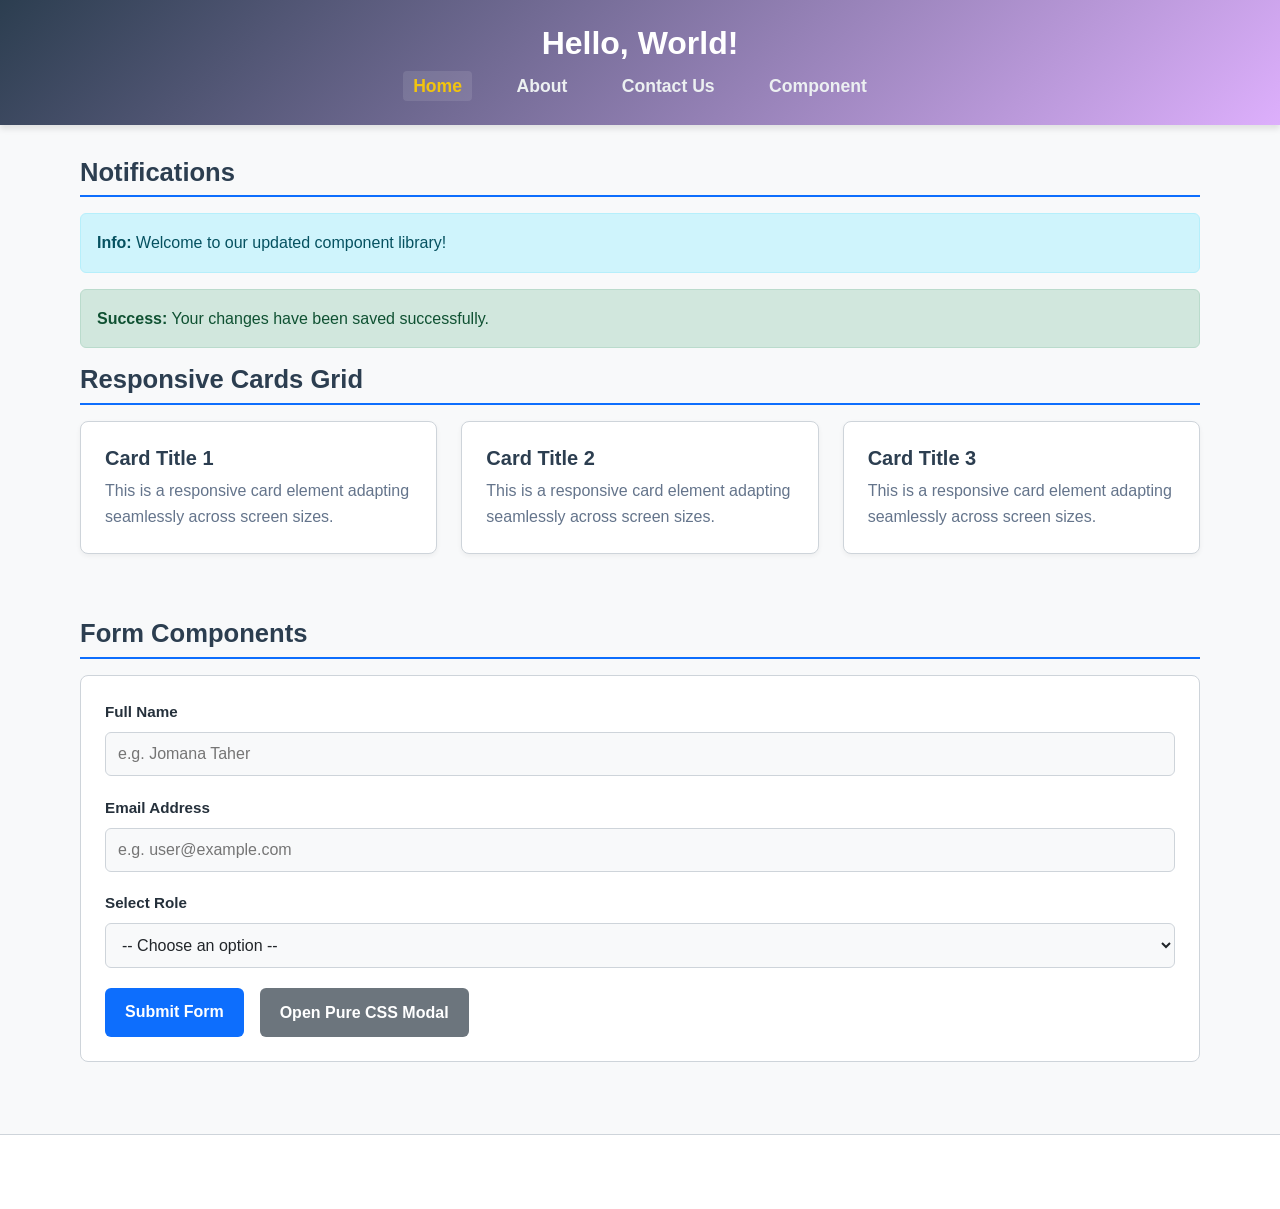
<file: index.html>
<!DOCTYPE html>
<html lang="en">
<head>
    <meta charset="UTF-8">
    <meta name="viewport" content="width=device-width, initial-scale=1.0">
    <link rel="stylesheet" href="style.css">
    <title>My First Page - Home</title>
</head>
<body>

    <header>
        <h1>Hello, World!</h1>
        <nav>
            <a href="index.html" class="active">Home</a>
            <a href="about.html">About</a>
            <a href="contact.html">Contact Us</a>
            <a href="component.html">Component</a>
        </nav>
    </header>

<main class="container">
        
        <!-- قسم التنبيهات / Alerts -->
        <section aria-labelledby="alert-heading">
            <h2 id="alert-heading" class="section-title">Notifications</h2>
            <div class="alert alert-info" role="status">
                <strong>Info:</strong> Welcome to our updated component library!
            </div>
            <div class="alert alert-success" role="status">
                <strong>Success:</strong> Your changes have been saved successfully.
            </div>
        </section>

        <!-- شبكة العناصر التجاوبية (2 أعمدة للتابلت / 3 أعمدة للكمبيوتر) -->
        <section aria-labelledby="grid-heading">
            <h2 id="grid-heading" class="section-title">Responsive Cards Grid</h2>
            <div class="card-grid">
                <article class="card">
                    <h3>Card Title 1</h3>
                    <p>This is a responsive card element adapting seamlessly across screen sizes.</p>
                </article>
                <article class="card">
                    <h3>Card Title 2</h3>
                    <p>This is a responsive card element adapting seamlessly across screen sizes.</p>
                </article>
                <article class="card">
                    <h3>Card Title 3</h3>
                    <p>This is a responsive card element adapting seamlessly across screen sizes.</p>
                </article>
            </div>
        </section>

        <!-- نموذج الإدخال / Form Elements -->
        <section aria-labelledby="form-heading">
            <h2 id="form-heading" class="section-title">Form Components</h2>
            <form class="custom-form" action="#" method="get">
                
                <div class="form-group">
                    <label for="username">Full Name</label>
                    <input type="text" id="username" name="username" placeholder="e.g. Jomana Taher" required>
                </div>

                <div class="form-group">
                    <label for="user-email">Email Address</label>
                    <input type="email" id="user-email" name="user-email" placeholder="e.g. user@example.com" required>
                </div>

                <div class="form-group">
                    <label for="role">Select Role</label>
                    <select id="role" name="role" required>
                        <option value="">-- Choose an option --</option>
                        <option value="developer">Developer</option>
                        <option value="designer">Designer</option>
                        <option value="manager">Manager</option>
                    </select>
                </div>

                <div class="form-actions">
                    <button type="submit" class="btn btn-primary">Submit Form</button>
                    <!-- زر فتح الـ Modal باستخدام CSS Pure (:target) -->
                    <a href="#demo-modal" class="btn btn-secondary">Open Pure CSS Modal</a>
                </div>
            </form>
        </section>

    </main>

    <!-- Modal Window (Pure CSS without JS) -->
    <div id="demo-modal" class="modal-overlay" role="dialog" aria-labelledby="modal-title" aria-modal="true">
        <div class="modal-content">
            <h3 id="modal-title">Pure CSS Modal Window</h3>
            <p>This modal was opened without writing a single line of JavaScript using the CSS <code>:target</code> pseudo-class.</p>
            <div class="modal-actions">
                <a href="#" class="btn btn-primary">Close Modal</a>
            </div>
        </div>
    </div>

    <footer class="footer">
        <p>&copy; 2026 Component Library. All rights reserved.</p>
    </footer>




    
</body>
</html>
</file>
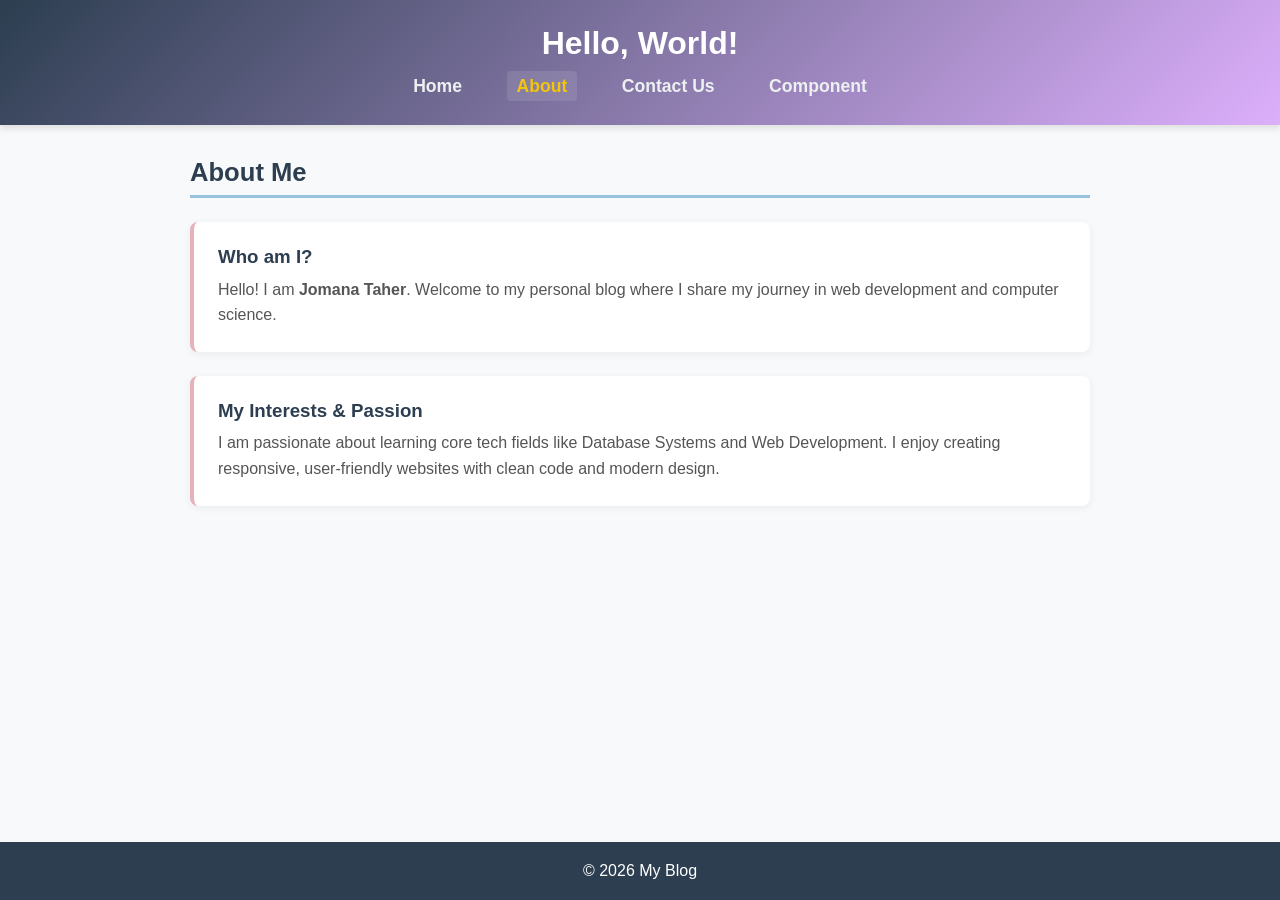
<file: about.html>
<!DOCTYPE html>
<html lang="en">
<head>
    <meta charset="UTF-8">
    <meta name="viewport" content="width=device-width, initial-scale=1.0">
    <link rel="stylesheet" href="style.css">
    <title>About Me - My Blog</title>
</head>
<body>

    <header>
        <h1>Hello, World!</h1>
        <nav>
            <a href="index.html">Home</a>
            <a href="about.html" class="active">About</a>
            <a href="contact.html">Contact Us</a>
            <a href="component.html">Component</a>
        </nav>
    </header>

    <main>
        <section>
            <h2>About Me</h2>
            
            <article>
                <h3>Who am I?</h3>
                <p>Hello! I am <strong>Jomana Taher</strong>. Welcome to my personal blog where I share my journey in web development and computer science.</p>
            </article>

            <article>
                <h3>My Interests & Passion</h3>
                <p>I am passionate about learning core tech fields like Database Systems and Web Development. I enjoy creating responsive, user-friendly websites with clean code and modern design.</p>
            </article>
        </section>
    </main>

    <footer>
        <p>&copy; 2026 My Blog</p>
    </footer>

</body>
</html>
</file>
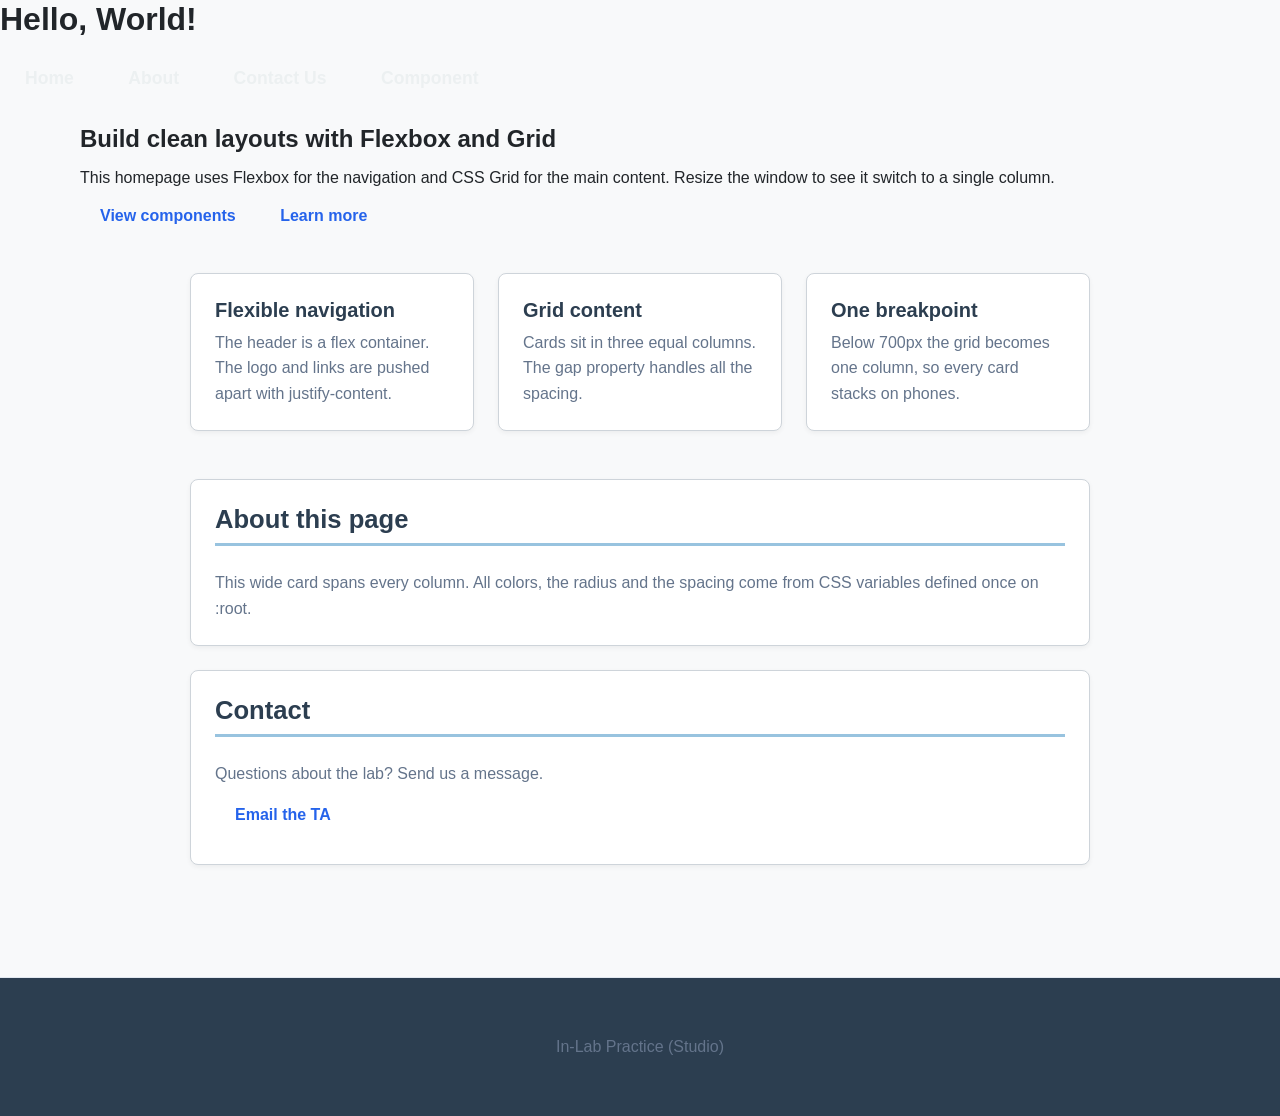
<file: component.html>
<!DOCTYPE html>
<html lang="en">
<head>
    <meta charset="UTF-8">

        <meta name="viewport" content="width=device-width, initial-scale=1.0">
<link rel="stylesheet" href="style.css">
    <title>My First Page</title>
</head>
<body>

    <h1>Hello, World!</h1>
     <nav>
        <a href="index.html">Home</a>
       <a href="about.html">About</a>
       <a href="contact.html">Contact Us</a>
       <a href="component.html">Component</a>
     </nav>
       
<div class="container">
<section class="hero">
<h1>Build clean layouts with Flexbox and Grid</h1>
<p>This homepage uses Flexbox for the navigation and CSS Grid for the
main content. Resize the window to see it switch to a single column.</p>
<div class="actions">
<a class="btn" href="components.html">View components</a>
<a class="btn btn-outline" href="#about">Learn more</a>
</div>
</section>
<main class="grid">
<article class="card">
<h3>Flexible navigation</h3>
<p>The header is a flex container. The logo and links are pushed apart
with justify-content.</p>
</article>
<article class="card">
<h3>Grid content</h3>
<p>Cards sit in three equal columns. The gap property handles all the
spacing.</p>
</article>
<article class="card">
<h3>One breakpoint</h3>
<p>Below 700px the grid becomes one column, so every card stacks on
phones.</p>
</article>
<section class="card wide" id="about">
<h2>About this page</h2>
<p>This wide card spans every column. All colors, the radius and the spacing come from CSS variables defined once on :root.</p>
</section>
<section class="card wide" id="contact">
<h2>Contact</h2>
<p>Questions about the lab? Send us a message.</p>
<a class="btn" href="mailto:ta@example.com">Email the TA</a>
</section>
</main>
</div>

<footer class="site-footer">
<div class="container">In-Lab Practice (Studio)</div>
</footer>

  
</body>
</html>
</file>
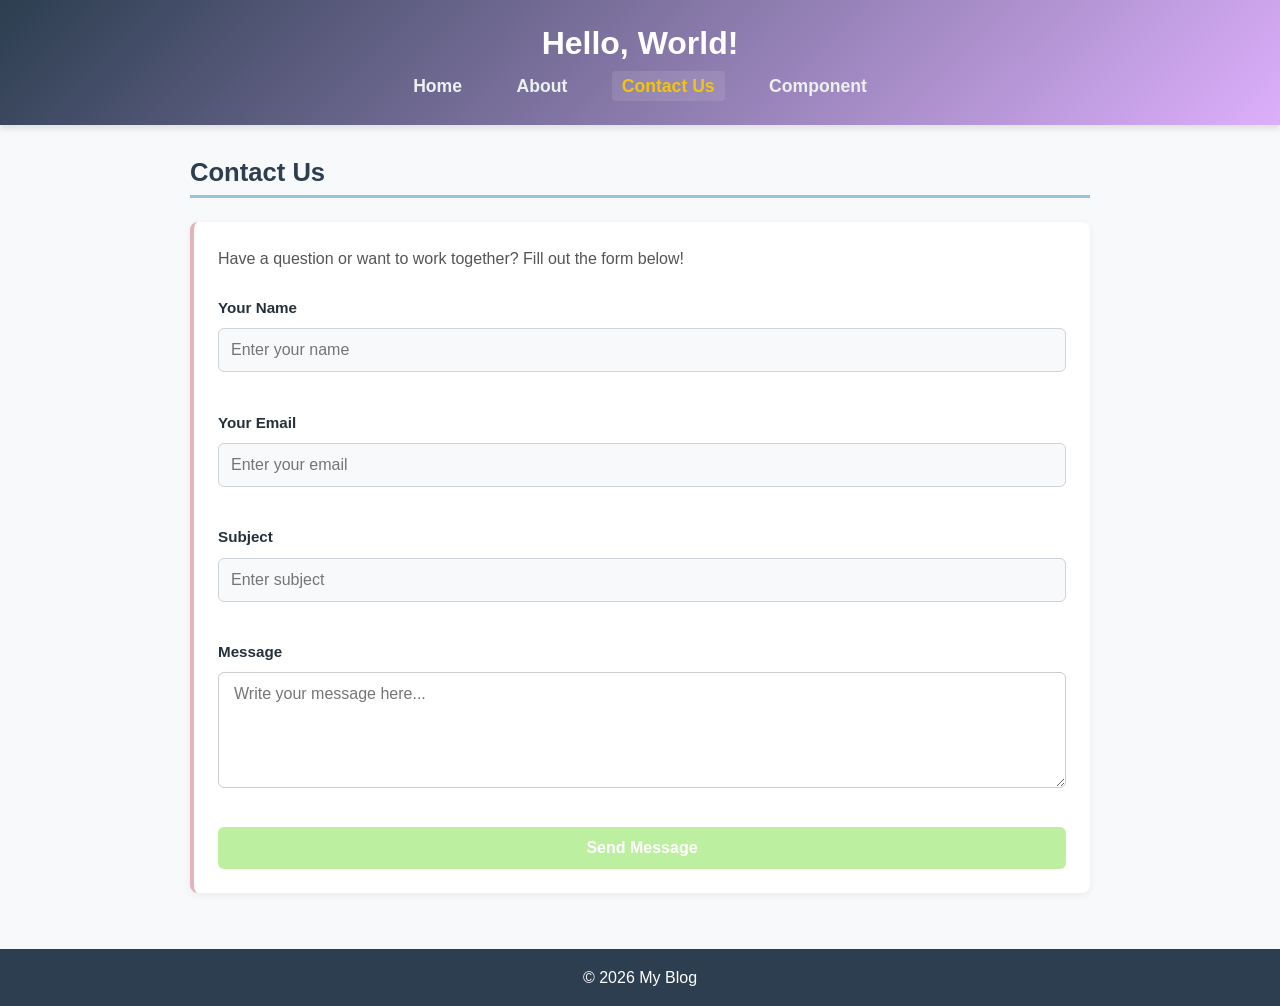
<file: contact.html>
<!DOCTYPE html>
<html lang="en">
<head>
    <meta charset="UTF-8">
    <meta name="viewport" content="width=device-width, initial-scale=1.0">
    <link rel="stylesheet" href="style.css">
    <title>Contact Us - My Blog</title>
</head>
<body>

    <header>
        <h1>Hello, World!</h1>
        <nav>
            <a href="index.html">Home</a>
            <a href="about.html">About</a>
            <a href="contact.html" class="active">Contact Us</a>
            <a href="component.html">Component</a>
        </nav>
    </header>

    <main>
        <section>
            <h2>Contact Us</h2>
            <article class="contact-card">
                <p>Have a question or want to work together? Fill out the form below!</p>
                
                <form class="contact-form" action="#" method="POST">
                    <div class="form-group">
                        <label for="name">Your Name</label>
                        <input type="text" id="name" name="name" placeholder="Enter your name" required>
                    </div>

                    <div class="form-group">
                        <label for="email">Your Email</label>
                        <input type="email" id="email" name="email" placeholder="Enter your email" required>
                    </div>

                    <div class="form-group">
                        <label for="subject">Subject</label>
                        <input type="text" id="subject" name="subject" placeholder="Enter subject" required>
                    </div>

                    <div class="form-group">
                        <label for="message">Message</label>
                        <textarea id="message" name="message" rows="5" placeholder="Write your message here..." required></textarea>
                    </div>

                    <button type="submit" class="submit-btn">Send Message</button>
                </form>
            </article>
        </section>
    </main>

    <footer>
        <p>&copy; 2026 My Blog</p>
    </footer>

</body>
</html>
</file>
<file: style.css>
/* --- 1. General Setup --- */
* {
    margin: 0;
    padding: 0;
    box-sizing: border-box;
    font-family: 'Segoe UI', Tahoma, Geneva, Verdana, sans-serif;
}

body {
    background-color: #797c7b;
    color: #333;
    line-height: 1.6;
    display: flex;
    flex-direction: column;
    min-height: 100vh;
}

/* --- 2. Header & Navigation --- */
header {
    background: linear-gradient(135deg, #2c3e50, #ddaffc);
    color: white;
    padding: 1.5rem 2rem;
    text-align: center;
    box-shadow: 0 4px 6px rgba(0, 0, 0, 0.1);
}

header h1 {
    font-size: 2rem;
    margin-bottom: 0.5rem;
}

nav {
    margin-top: 10px;
}

nav a {
    color: #ecf0f1;
    text-decoration: none;
    margin: 0 15px;
    font-weight: 600;
    font-size: 1.1rem;
    padding: 5px 10px;
    border-radius: 4px;
    transition: all 0.3s ease;
}

nav a:hover,
nav a.active {
    color: #f1c40f;
    background-color: rgba(255, 255, 255, 0.1);
}

/* --- 3. Main Container --- */
main {
    max-width: 900px;
    width: 90%;
    margin: 2rem auto;
    flex: 1;
}

section h2 {
    color: #2c3e50;
    border-bottom: 3px solid #98c3df;
    padding-bottom: 8px;
    margin-bottom: 1.5rem;
    font-size: 1.6rem;
}

/* --- 4. Articles & Cards --- */
article {
    background: white;
    padding: 1.5rem;
    border-radius: 8px;
    margin-bottom: 1.5rem;
    box-shadow: 0 2px 8px rgba(0, 0, 0, 0.06);
    border-left: 4px solid #e5b1ba;
    transition: transform 0.2s ease, box-shadow 0.2s ease;
}

article:hover {
    transform: translateY(-3px);
    box-shadow: 0 4px 12px rgba(0, 0, 0, 0.12);
}

article h3 {
    color: #2c3e50;
    margin-bottom: 0.5rem;
}

article p {
    color: #555;
}

/* --- 5. Table Styling --- */
table {
    width: 100%;
    border-collapse: collapse;
    margin-top: 1rem;
    overflow: hidden;
    border-radius: 6px;
}

th, td {
    padding: 12px 15px;
    text-align: left;
}

thead tr {
    background-color: #c8e9bc;
    color: white;
    font-weight: bold;
}

tbody tr {
    border-bottom: 1px solid #dddddd;
}

tbody tr:nth-of-type(even) {
    background-color: #f9f9f9;
}

tbody tr:last-of-type {
    border-bottom: 2px solid #6a3763;
}

/* --- 6. Contact Form Styling --- */
.contact-form {
    display: flex;
    flex-direction: column;
    gap: 1.2rem;
    margin-top: 1.5rem;
}

.form-group {
    display: flex;
    flex-direction: column;
    gap: 0.5rem;
}

.form-group label {
    font-weight: 600;
    color: #25303b;
    font-size: 0.95rem;
}

.form-group input,
.form-group textarea {
    width: 100%;
    padding: 12px 15px;
    border: 1px solid #ccc;
    border-radius: 6px;
    font-size: 1rem;
    font-family: inherit;
    transition: border-color 0.3s ease, box-shadow 0.3s ease;
}

.form-group input:focus,
.form-group textarea:focus {
    outline: none;
    border-color: #9e94f8;
    box-shadow: 0 0 6px rgba(227, 125, 127, 0.4);
}

.submit-btn {
    background-color: #bcef9f;
    color: white;
    padding: 12px 20px;
    border: none;
    border-radius: 6px;
    font-size: 1rem;
    font-weight: bold;
    cursor: pointer;
    transition: background-color 0.3s ease, transform 0.1s ease;
}

.submit-btn:hover {
    background-color: #edf1be;
}

.submit-btn:active {
    transform: scale(0.98);
}

/* --- 7. Footer --- */
footer {
    background-color: #2c3e50;
    color: white;
    text-align: center;
    padding: 1rem 0;
    margin-top: auto;
}

:root {
--primary: #2563eb;
--bg: #9da0a4;
--text: #1e293b;
--radius: 8px;
/* extra variables we will also use */
--primary-dark: #1d4ed8;
--surface: #e9cfe7;
--border: #e2e8f0;
--muted: #64748b;
--space: 16px;
}
* { box-sizing: border-box; }
body {
margin: 0;
font-family: system-ui, -apple-system, "Segoe UI", sans-serif;
background: var(--bg);
color: var(--text);
line-height: 1.6;
}
h1, h2, h3 { line-height: 1.2; margin: 0 0 .5em; }
In-Lab Practice (Studio): Student Step-by-Step Guide

Page 2 of 14

p { margin: 0 0 1em; }
a { color: var(--primary); }
.container { max-width: 1100px; margin: 0 auto; padding: 0 var(--space); }

/* ---------- Card ---------- */
.card {
background: var(--surface);
border: 1px solid var(--border);
border-radius: var(--radius);
padding: 24px;
box-shadow: 0 1px 3px rgba(15, 23, 42, .08);
}
.card h3 { font-size: 1.25rem; }
.card p { color: var(--muted); }
.card .btn { margin-top: 4px; }
/* ---------- Main content = GRID ---------- */
.grid {
display: grid;
grid-template-columns: repeat(3, 1fr); /* 3 equal columns */
gap: 24px;
padding-bottom: 48px;
}
.grid .wide { grid-column: 1 / -1; } /* from the first line to the last
= full width */
/* ---------- Footer ---------- */
.site-footer {
border-top: 1px solid var(--border);
padding: 24px 0;
color: var(--muted);
text-align: center;
}

/* ==========================================
   1. CSS Variables & Light Mode (Default)
   ========================================== */
:root {
    --bg-color: #f8f9fa;
    --text-color: #212529;
    --card-bg: #ffffff;
    --border-color: #ced4da;
    --primary-color: #0d6efd;
    --primary-hover: #0b5ed7;
    --secondary-color: #6c757d;
    --secondary-hover: #5c636a;
    
    /* Alert Colors (Accessible High Contrast) */
    --info-bg: #cff4fc;
    --info-text: #055160;
    --info-border: #b6effb;

    --success-bg: #d1e7dd;
    --success-text: #0f5132;
    --success-border: #badbcc;
}

/* ==========================================
   2. Dark Mode Support (prefers-color-scheme)
   ========================================== */
@media (prefers-color-scheme: dark) {
    :root {
        --bg-color: #121212;
        --text-color: #f8f9fa;
        --card-bg: #1e1e1e;
        --border-color: #444444;
        --primary-color: #3d8bfd;
        --primary-hover: #0d6efd;
        --secondary-color: #a7acb1;
        --secondary-hover: #6c757d;

        --info-bg: #032830;
        --info-text: #6edff6;
        --info-border: #055160;

        --success-bg: #052c1e;
        --success-text: #75b798;
        --success-border: #0f5132;
    }
}

/* Base Styles */
* {
    box-sizing: border-box;
    margin: 0;
    padding: 0;
}

body {
    background-color: var(--bg-color);
    color: var(--text-color);
    font-family: system-ui, -apple-system, BlinkMacSystemFont, 'Segoe UI', Roboto, sans-serif;
    line-height: 1.6;
    display: flex;
    flex-direction: column;
    min-height: 100vh;
}

.header, .footer {
    background-color: var(--card-bg);
    border-bottom: 1px solid var(--border-color);
    text-align: center;
    padding: 1.5rem;
}

.footer {
    border-bottom: none;
    border-top: 1px solid var(--border-color);
    margin-top: auto;
}

.container {
    max-width: 1200px;
    width: 90%;
    margin: 2rem auto;
}

.section-title {
    margin-bottom: 1rem;
    border-bottom: 2px solid var(--primary-color);
    padding-bottom: 0.5rem;
}

/* ==========================================
   3. Responsive Breakpoints (Grid Layout)
   ========================================== */
.card-grid {
    display: grid;
    grid-template-columns: 1fr; /* 1 column on Mobile */
    gap: 1.5rem;
    margin-bottom: 2.5rem;
}

/* Tablet Screens (>= 768px): 2 Columns */
@media (min-width: 768px) {
    .card-grid {
        grid-template-columns: repeat(2, 1fr);
    }
}

/* Desktop Screens (>= 1024px): 3 Columns */
@media (min-width: 1024px) {
    .card-grid {
        grid-template-columns: repeat(3, 1fr);
    }
}

.card {
    background-color: var(--card-bg);
    border: 1px solid var(--border-color);
    border-radius: 8px;
    padding: 1.5rem;
    box-shadow: 0 2px 5px rgba(0,0,0,0.05);
}

/* ==========================================
   4. Form Elements & Buttons
   ========================================== */
.custom-form {
    background-color: var(--card-bg);
    padding: 1.5rem;
    border-radius: 8px;
    border: 1px solid var(--border-color);
    margin-bottom: 2.5rem;
}

.form-group {
    display: flex;
    flex-direction: column;
    gap: 0.5rem;
    margin-bottom: 1.2rem;
}

.form-group label {
    font-weight: 600;
}

.form-group input,
.form-group select {
    padding: 0.75rem;
    background-color: var(--bg-color);
    color: var(--text-color);
    border: 1px solid var(--border-color);
    border-radius: 6px;
    font-size: 1rem;
}

.form-group input:focus,
.form-group select:focus {
    outline: 3px solid var(--primary-color);
    outline-offset: 1px;
}

.form-actions {
    display: flex;
    gap: 1rem;
    flex-wrap: wrap;
}

.btn {
    display: inline-block;
    padding: 0.75rem 1.25rem;
    font-size: 1rem;
    font-weight: 600;
    text-decoration: none;
    text-align: center;
    border-radius: 6px;
    border: none;
    cursor: pointer;
    transition: background-color 0.2s ease;
}

.btn-primary {
    background-color: var(--primary-color);
    color: #ffffff;
}

.btn-primary:hover {
    background-color: var(--primary-hover);
}

.btn-secondary {
    background-color: var(--secondary-color);
    color: #ffffff;
}

.btn-secondary:hover {
    background-color: var(--secondary-hover);
}

/* ==========================================
   5. Alert / Notification Component
   ========================================== */
.alert {
    padding: 1rem;
    border-radius: 6px;
    border: 1px solid transparent;
    margin-bottom: 1rem;
}

.alert-info {
    background-color: var(--info-bg);
    color: var(--info-text);
    border-color: var(--info-border);
}

.alert-success {
    background-color: var(--success-bg);
    color: var(--success-text);
    border-color: var(--success-border);
}

/* ==========================================
   6. Pure CSS Modal Window (:target)
   ========================================== */
.modal-overlay {
    position: fixed;
    top: 0;
    left: 0;
    width: 100%;
    height: 100%;
    background-color: rgba(0, 0, 0, 0.6);
    display: flex;
    justify-content: center;
    align-items: center;
    
    /* مخفي افتراضياً */
    opacity: 0;
    pointer-events: none;
    transition: opacity 0.3s ease;
}

/* إظهار الـ Modal عند الضغط على الرابط المصاحب للـ ID */
.modal-overlay:target {
    opacity: 1;
    pointer-events: auto;
}

.modal-content {
    background-color: var(--card-bg);
    padding: 2rem;
    border-radius: 8px;
    max-width: 500px;
    width: 90%;
    box-shadow: 0 5px 15px rgba(200, 148, 236, 0.407);
    border: 1px solid var(--border-color);
}

.modal-content h3 {
    margin-bottom: 1rem;
}

.modal-actions {
    margin-top: 1.5rem;
    text-align: right;
}
</file>
